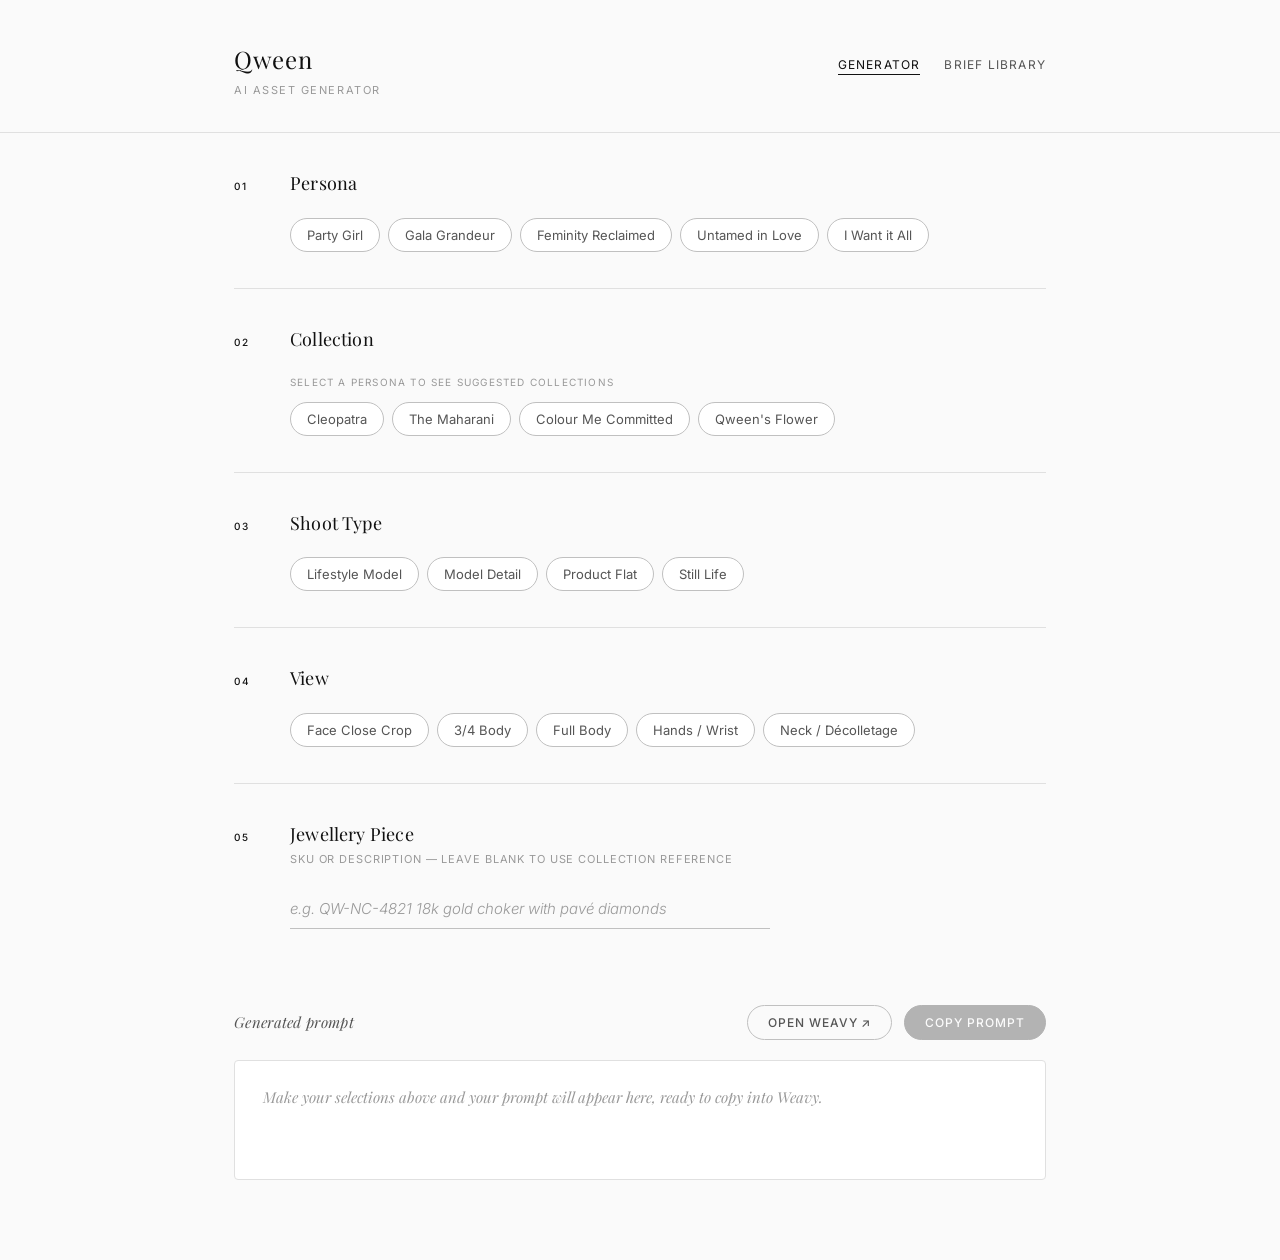
<file: index.html>
<!DOCTYPE html>
<html lang="en">
<head>
  <meta charset="UTF-8">
  <meta name="viewport" content="width=device-width, initial-scale=1.0">
  <title>Qween — AI Asset Generator</title>
  <link rel="stylesheet" href="style.css">
</head>
<body>

  <header class="site-header">
    <div class="site-wrap">
      <div class="header-brand">
        <span class="brand-name">Qween</span>
        <span class="brand-sub">AI Asset Generator</span>
      </div>
      <nav class="header-nav">
        <a href="index.html" class="nav-link active">Generator</a>
        <a href="briefs.html" class="nav-link">Brief Library</a>
      </nav>
    </div>
  </header>

  <main class="main">
    <div class="site-wrap">

      <!-- Step 1 — Persona -->
      <section class="step" id="step-1">
        <div class="step-header">
          <span class="step-number">01</span>
          <div>
            <h2 class="step-title">Persona</h2>
          </div>
        </div>
        <div class="step-body">
          <div class="pill-grid" id="persona-grid"></div>
        </div>
      </section>

      <!-- Step 2 — Collection -->
      <section class="step" id="step-2">
        <div class="step-header">
          <span class="step-number">02</span>
          <div>
            <h2 class="step-title">Collection</h2>
          </div>
        </div>
        <div class="step-body">
          <p class="collection-label" id="collection-label">Select a persona to see suggested collections</p>
          <div class="pill-grid" id="collection-grid"></div>
        </div>
      </section>

      <!-- Step 3 — Shoot Type -->
      <section class="step" id="step-3">
        <div class="step-header">
          <span class="step-number">03</span>
          <div>
            <h2 class="step-title">Shoot Type</h2>
          </div>
        </div>
        <div class="step-body">
          <div class="pill-grid" id="shoot-type-grid"></div>
        </div>
      </section>

      <!-- Step 4 — View -->
      <section class="step" id="step-4">
        <div class="step-header">
          <span class="step-number">04</span>
          <div>
            <h2 class="step-title">View</h2>
          </div>
        </div>
        <div class="step-body">
          <div class="pill-grid" id="view-grid"></div>
        </div>
      </section>

      <!-- Step 5 — Jewellery Piece -->
      <section class="step" id="step-5">
        <div class="step-header">
          <span class="step-number">05</span>
          <div>
            <h2 class="step-title">Jewellery Piece</h2>
            <p class="step-hint">SKU or description — leave blank to use collection reference</p>
          </div>
        </div>
        <div class="step-body">
          <input
            type="text"
            id="jewellery-input"
            class="jewellery-input"
            placeholder="e.g. QW-NC-4821 18k gold choker with pavé diamonds"
            autocomplete="off"
            spellcheck="false"
          />
        </div>
      </section>

      <!-- Prompt Output -->
      <div class="prompt-section">
        <div class="prompt-section-header">
          <p class="prompt-section-title">Generated prompt</p>
          <div class="prompt-actions">
            <span class="copy-feedback" id="copy-feedback">Copied</span>
            <button class="btn btn--ghost" id="weavy-btn" type="button">Open Weavy ↗</button>
            <button class="btn btn--primary" id="copy-btn" type="button" disabled>Copy prompt</button>
          </div>
        </div>

        <div class="prompt-document">
          <p class="prompt-placeholder" id="prompt-placeholder">
            Make your selections above and your prompt will appear here, ready to copy into Weavy.
          </p>
          <div id="prompt-output"></div>
        </div>
      </div>

    </div>
  </main>

  <script src="data.js"></script>
  <script src="generator.js"></script>
</body>
</html>
</file>
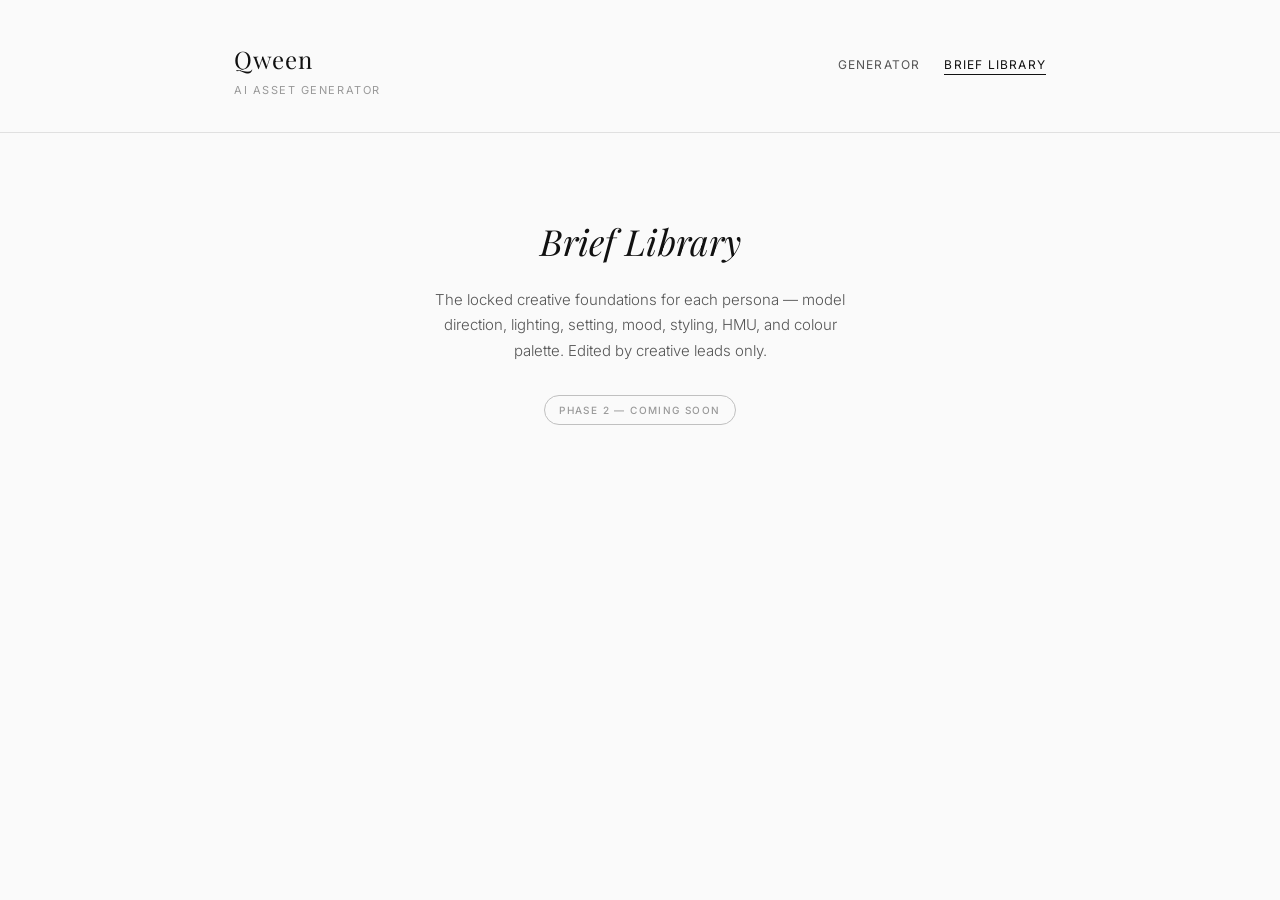
<file: briefs.html>
<!DOCTYPE html>
<html lang="en">
<head>
  <meta charset="UTF-8">
  <meta name="viewport" content="width=device-width, initial-scale=1.0">
  <title>Qween — Brief Library</title>
  <link rel="stylesheet" href="style.css">
</head>
<body>

  <header class="site-header">
    <div class="site-wrap">
      <div class="header-brand">
        <span class="brand-name">Qween</span>
        <span class="brand-sub">AI Asset Generator</span>
      </div>
      <nav class="header-nav">
        <a href="index.html" class="nav-link">Generator</a>
        <a href="briefs.html" class="nav-link active">Brief Library</a>
      </nav>
    </div>
  </header>

  <main class="main">
    <div class="site-wrap">
      <div class="stub-hero">
        <h1>Brief Library</h1>
        <p>
          The locked creative foundations for each persona — model direction, lighting, setting, mood, styling, HMU, and colour palette. Edited by creative leads only.
        </p>
        <span class="stub-tag">Phase 2 — Coming soon</span>
      </div>
    </div>
  </main>

</body>
</html>
</file>
<file: style.css>
/* Qween AI Asset Generation Portal */

@import url('https://fonts.googleapis.com/css2?family=Playfair+Display:ital,wght@0,400;0,500;1,400;1,500&family=Inter:wght@300;400;500&display=swap');

/* ─── Tokens ─────────────────────────────────────────────────────────────── */
:root {
  --accent:       #111111;
  --accent-light: rgba(17, 17, 17, 0.05);

  --ink:          #111111;
  --ink-mid:      #555555;
  --ink-faint:    #999999;
  --border:       #e0e0e0;
  --border-dark:  #c0c0c0;
  --bg:           #fafafa;
  --surface:      #ffffff;

  --font-serif:   'Playfair Display', Georgia, serif;
  --font-sans:    'Inter', system-ui, sans-serif;

  --radius-pill:  100px;
  --radius-sm:    4px;

  --transition:   0.18s ease;
}

/* ─── Reset ──────────────────────────────────────────────────────────────── */
*, *::before, *::after { box-sizing: border-box; margin: 0; padding: 0; }

html { font-size: 16px; -webkit-text-size-adjust: 100%; }

body {
  font-family: var(--font-sans);
  font-weight: 300;
  color: var(--ink);
  background: var(--bg);
  line-height: 1.6;
  min-height: 100vh;
}

img { display: block; max-width: 100%; }
button { cursor: pointer; font-family: inherit; border: none; background: none; }
input, textarea { font-family: inherit; }

/* ─── Layout ─────────────────────────────────────────────────────────────── */
.site-wrap {
  max-width: 860px;
  margin: 0 auto;
  padding: 0 24px;
}

/* ─── Header ─────────────────────────────────────────────────────────────── */
.site-header {
  padding: 40px 0 32px;
  border-bottom: 1px solid var(--border);
  margin-bottom: 0;
}

.site-header .site-wrap {
  display: flex;
  align-items: baseline;
  justify-content: space-between;
  gap: 16px;
  flex-wrap: wrap;
}

.header-brand {
  display: flex;
  flex-direction: column;
  gap: 4px;
}

.brand-name {
  font-family: var(--font-serif);
  font-size: 1.5rem;
  font-weight: 400;
  letter-spacing: 0.04em;
  color: var(--ink);
}

.brand-sub {
  font-size: 0.6875rem;
  font-weight: 400;
  letter-spacing: 0.14em;
  text-transform: uppercase;
  color: var(--ink-faint);
}

.header-nav {
  display: flex;
  gap: 24px;
}

.nav-link {
  font-size: 0.75rem;
  font-weight: 400;
  letter-spacing: 0.1em;
  text-transform: uppercase;
  color: var(--ink-mid);
  text-decoration: none;
  transition: color var(--transition);
}

.nav-link:hover { color: var(--ink); }
.nav-link.active { color: var(--ink); border-bottom: 1px solid var(--ink); }

/* ─── Main content ───────────────────────────────────────────────────────── */
.main {
  padding: 0 0 80px;
}

/* ─── Step section ───────────────────────────────────────────────────────── */
.step {
  padding: 36px 0;
  border-bottom: 1px solid var(--border);
}

.step:last-of-type {
  border-bottom: none;
}

.step-header {
  display: flex;
  align-items: baseline;
  gap: 16px;
  margin-bottom: 20px;
}

.step-number {
  font-size: 0.625rem;
  font-weight: 500;
  letter-spacing: 0.16em;
  text-transform: uppercase;
  color: var(--accent);
  min-width: 40px;
  transition: color var(--transition);
}

.step-title {
  font-family: var(--font-serif);
  font-size: 1.125rem;
  font-weight: 400;
  color: var(--ink);
  letter-spacing: 0.01em;
}

.step-hint {
  font-size: 0.6875rem;
  font-weight: 400;
  letter-spacing: 0.08em;
  text-transform: uppercase;
  color: var(--ink-faint);
  margin-top: 2px;
}

.step-body {
  padding-left: 56px;
}

/* ─── Pill grid ──────────────────────────────────────────────────────────── */
.pill-grid {
  display: flex;
  flex-wrap: wrap;
  gap: 8px;
}

.pill {
  display: inline-flex;
  align-items: center;
  padding: 8px 16px;
  border: 1px solid var(--border-dark);
  border-radius: var(--radius-pill);
  font-size: 0.8125rem;
  font-weight: 400;
  color: var(--ink-mid);
  background: var(--surface);
  transition:
    background var(--transition),
    border-color var(--transition),
    color var(--transition);
  white-space: nowrap;
}

.pill:hover {
  border-color: var(--ink);
  color: var(--ink);
}

.pill.active {
  background: var(--ink);
  border-color: var(--ink);
  color: #ffffff;
}

/* Suggested collection pill — subtle tint when a persona is active */
.pill--suggested {
  border-color: var(--accent);
  color: var(--accent);
}

.pill--suggested:hover {
  background: var(--accent-light);
}

.pill--suggested.active {
  background: var(--accent);
  border-color: var(--accent);
  color: #ffffff;
}

.collection-label {
  font-size: 0.625rem;
  font-weight: 400;
  letter-spacing: 0.12em;
  text-transform: uppercase;
  color: var(--ink-faint);
  margin-bottom: 12px;
}

/* ─── Jewellery input ────────────────────────────────────────────────────── */
.jewellery-input {
  width: 100%;
  max-width: 480px;
  padding: 10px 0;
  border: none;
  border-bottom: 1px solid var(--border-dark);
  border-radius: 0;
  font-size: 0.9375rem;
  font-weight: 300;
  color: var(--ink);
  background: transparent;
  outline: none;
  transition: border-color var(--transition);
}

.jewellery-input::placeholder {
  color: var(--ink-faint);
  font-style: italic;
}

.jewellery-input:focus {
  border-bottom-color: var(--accent);
}

/* ─── Prompt output section ──────────────────────────────────────────────── */
.prompt-section {
  padding: 40px 0 0;
}

.prompt-section-header {
  display: flex;
  align-items: center;
  justify-content: space-between;
  gap: 16px;
  margin-bottom: 20px;
  flex-wrap: wrap;
}

.prompt-section-title {
  font-family: var(--font-serif);
  font-size: 0.9375rem;
  font-weight: 400;
  font-style: italic;
  color: var(--ink-mid);
  letter-spacing: 0.02em;
}

.prompt-actions {
  display: flex;
  align-items: center;
  gap: 12px;
}

.btn {
  display: inline-flex;
  align-items: center;
  gap: 6px;
  padding: 9px 20px;
  border-radius: var(--radius-pill);
  font-size: 0.75rem;
  font-weight: 500;
  letter-spacing: 0.08em;
  text-transform: uppercase;
  transition:
    background var(--transition),
    color var(--transition),
    border-color var(--transition),
    opacity var(--transition);
}

.btn--primary {
  background: var(--ink);
  color: #ffffff;
  border: 1px solid var(--ink);
}

.btn--primary:hover:not(:disabled) {
  background: var(--accent);
  border-color: var(--accent);
}

.btn--primary:disabled {
  opacity: 0.3;
  cursor: default;
}

.btn--ghost {
  background: transparent;
  color: var(--ink-mid);
  border: 1px solid var(--border-dark);
}

.btn--ghost:hover {
  color: var(--ink);
  border-color: var(--ink);
}

.copy-feedback {
  font-size: 0.6875rem;
  font-weight: 400;
  letter-spacing: 0.1em;
  text-transform: uppercase;
  color: var(--accent);
  opacity: 0;
  transition: opacity var(--transition);
  pointer-events: none;
}

.copy-feedback.visible {
  opacity: 1;
}

/* ─── Prompt document ────────────────────────────────────────────────────── */
.prompt-document {
  position: relative;
  border: 1px solid var(--border);
  border-radius: var(--radius-sm);
  background: var(--surface);
  min-height: 120px;
  padding: 24px 28px;
  transition: border-color var(--transition);
}

.prompt-document:has(#prompt-output:not(:empty)) {
  border-color: var(--border-dark);
}

.prompt-placeholder {
  font-family: var(--font-serif);
  font-size: 0.9375rem;
  font-weight: 400;
  font-style: italic;
  color: var(--ink-faint);
  line-height: 1.7;
  user-select: none;
}

#prompt-output {
  font-family: var(--font-sans);
  font-size: 0.875rem;
  font-weight: 300;
  color: var(--ink);
  line-height: 1.75;
  white-space: pre-wrap;
  word-break: break-word;
  display: none;
}

.prompt-document-meta {
  display: flex;
  align-items: center;
  justify-content: space-between;
  margin-top: 16px;
  padding-top: 12px;
  border-top: 1px solid var(--border);
}

.prompt-char-count {
  font-size: 0.625rem;
  font-weight: 400;
  letter-spacing: 0.1em;
  text-transform: uppercase;
  color: var(--ink-faint);
}

/* ─── Persona accent on step numbers ─────────────────────────────────────── */
.step-number {
  color: var(--accent);
}

/* ─── briefs.html stub styles ────────────────────────────────────────────── */
.stub-hero {
  padding: 80px 0 60px;
  text-align: center;
}

.stub-hero h1 {
  font-family: var(--font-serif);
  font-size: 2.25rem;
  font-weight: 400;
  font-style: italic;
  color: var(--ink);
  margin-bottom: 16px;
}

.stub-hero p {
  font-size: 0.9375rem;
  font-weight: 300;
  color: var(--ink-mid);
  max-width: 420px;
  margin: 0 auto 32px;
  line-height: 1.7;
}

.stub-tag {
  display: inline-block;
  font-size: 0.625rem;
  font-weight: 500;
  letter-spacing: 0.14em;
  text-transform: uppercase;
  color: var(--ink-faint);
  border: 1px solid var(--border-dark);
  border-radius: var(--radius-pill);
  padding: 6px 14px;
}

/* ─── Responsive ─────────────────────────────────────────────────────────── */
@media (max-width: 600px) {
  .site-header { padding: 28px 0 24px; }

  .site-header .site-wrap {
    flex-direction: column;
    gap: 12px;
  }

  .step-body {
    padding-left: 0;
    padding-top: 4px;
  }

  .step-header {
    flex-direction: column;
    gap: 4px;
    margin-bottom: 14px;
  }

  .step-number { min-width: unset; }

  .pill { font-size: 0.75rem; padding: 7px 13px; }

  .prompt-section-header {
    flex-direction: column;
    align-items: flex-start;
  }

  .prompt-document { padding: 18px 18px; }

  .btn { font-size: 0.6875rem; padding: 8px 16px; }
}
</file>
